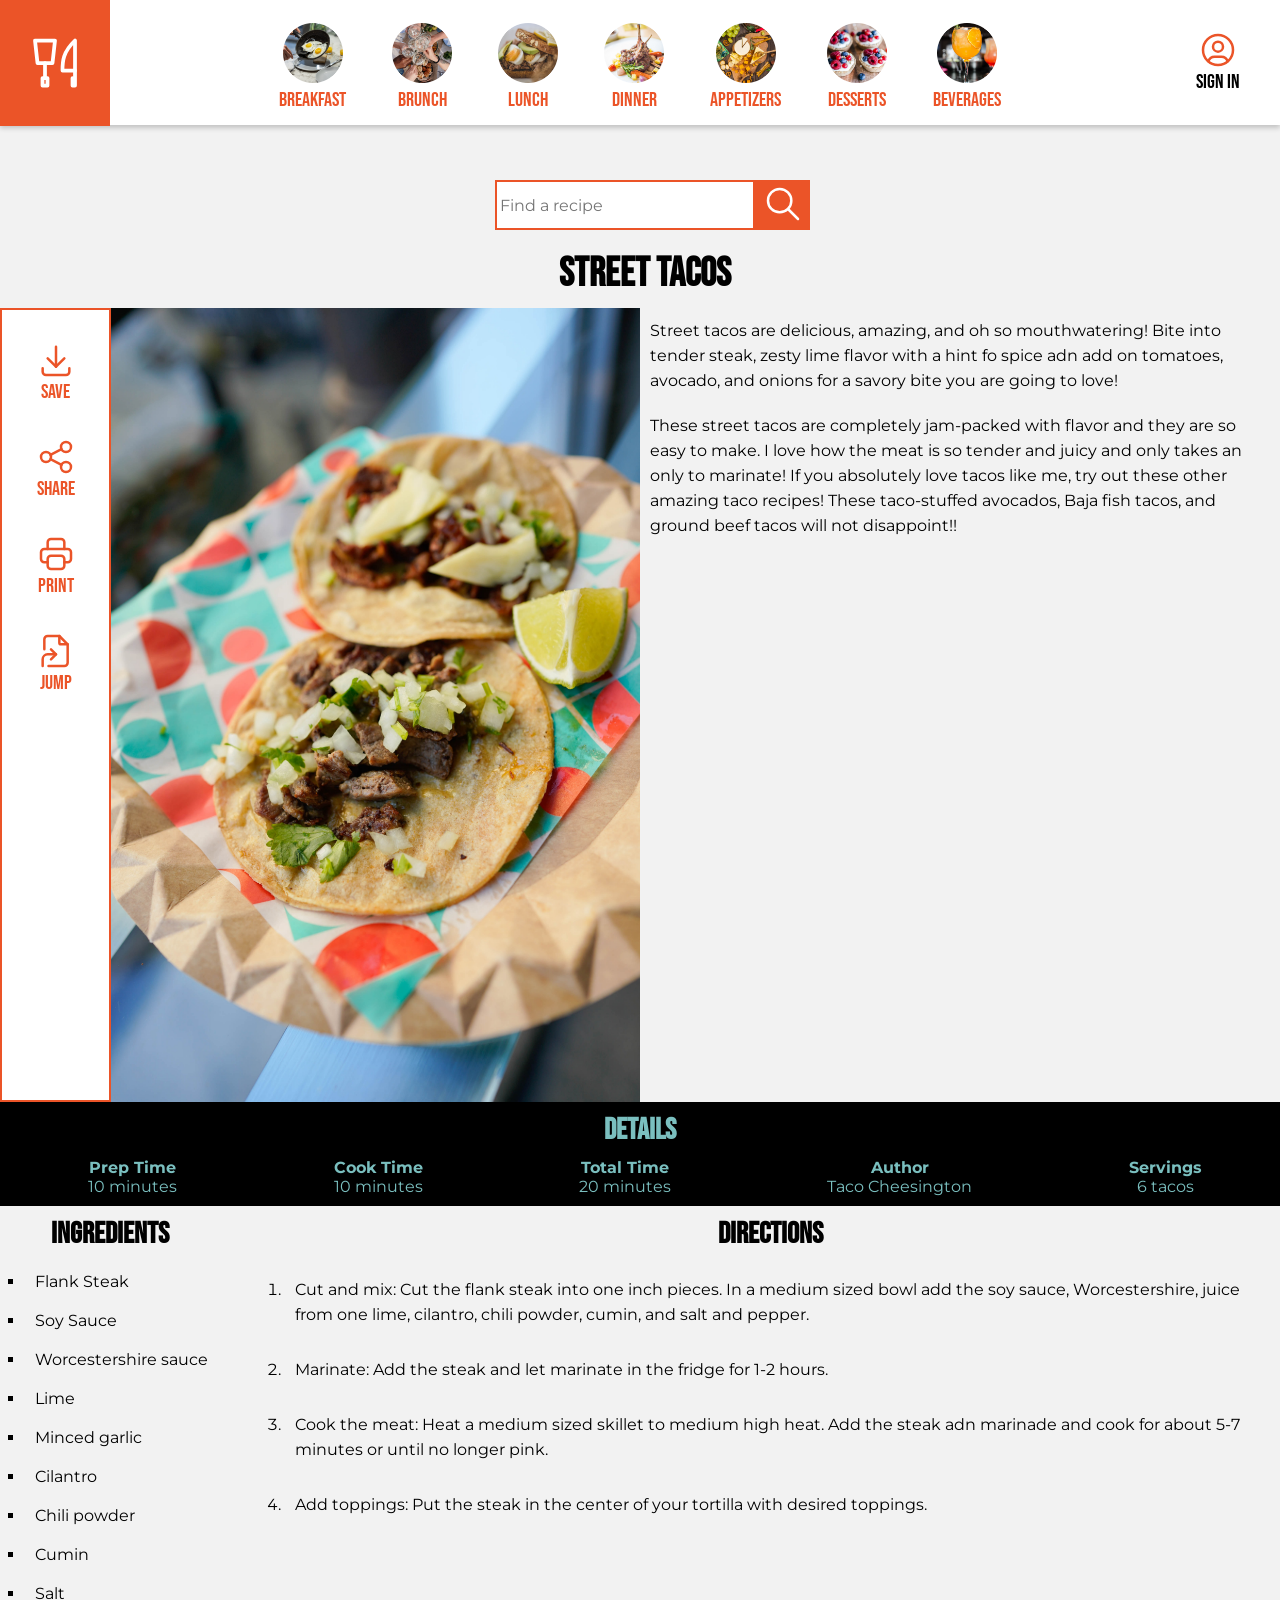
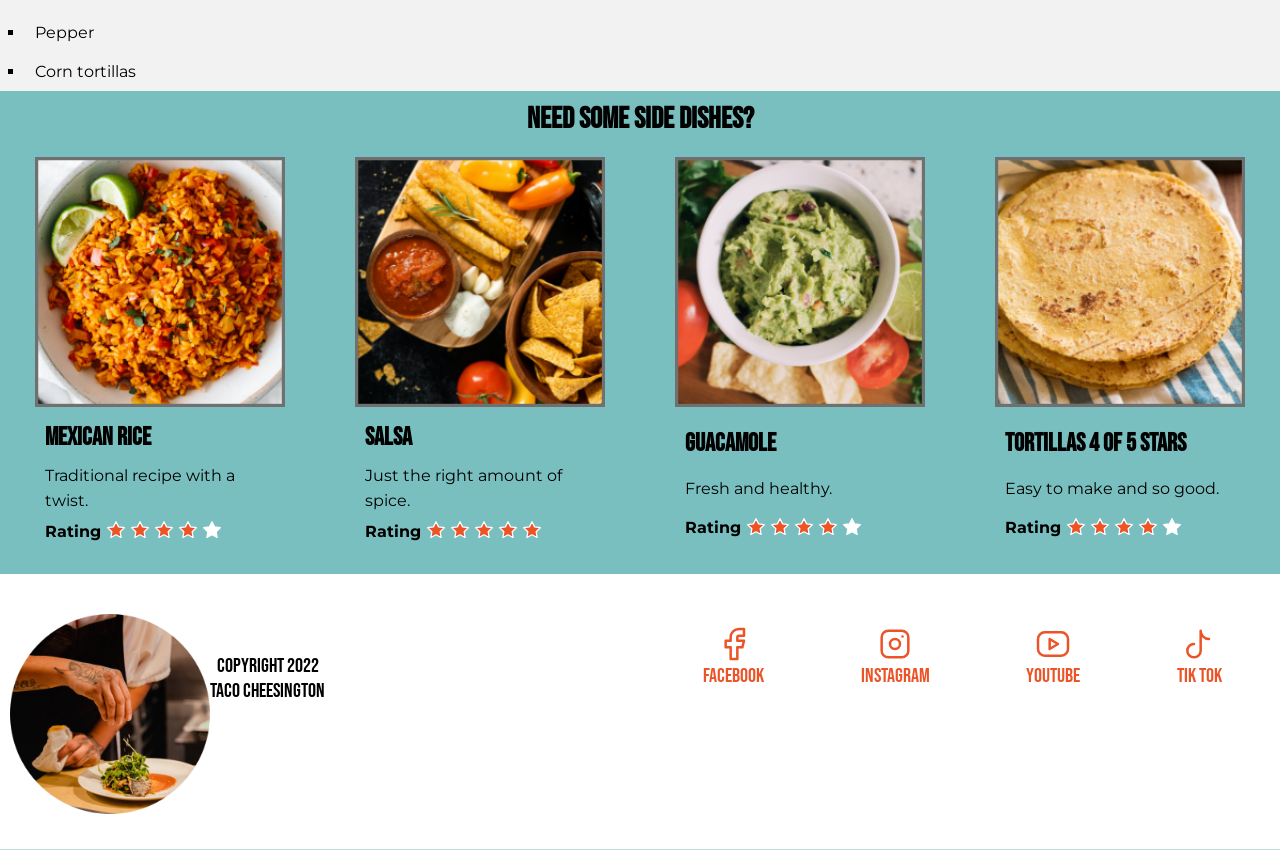
<file: index.html>
<!DOCTYPE html>
<html lang="en">

<head>
    <meta charset="UTF-8">
    <meta name="viewport" content="width=device-width, initial-scale=1.0">
    <link rel="preconnect" href="https://fonts.googleapis.com">
    <link rel="preconnect" href="https://fonts.gstatic.com" crossorigin>
    <link
        href="https://fonts.googleapis.com/css2?family=Bebas+Neue&family=Montserrat:ital,wght@0,400;0,700;1,400&display=swap"
        rel="stylesheet">
    <link rel="stylesheet" href="style.css">
    <title>Good Eats - Street Tacos</title>
</head>

<body>
    <!-- reuse star icon -->
    <svg display="none" width="0" height="0" xmlns="http://www.w3.org/2000/svg"
        class="icon icon-tabler icon-tabler-star">
        <defs>
            <symbol id="star-icon" viewbox="0 0 24 24">
                <title>star</title>
                <path stroke="none" d="M0 0h24v24H0z" fill="none" />
                <path
                    d="M12 17.75l-6.172 3.245l1.179 -6.873l-5 -4.867l6.9 -1l3.086 -6.253l3.086 6.253l6.9 1l-5 4.867l1.179 6.873z" />
            </symbol>
        </defs>
    </svg>
    <header>
        <h1>Street Tacos</h1>
        <div>
            <menu>
                <li>
                    <a href="#0">
                        <span>Save</span>
                        <svg xmlns="http://www.w3.org/2000/svg" class="icon icon-tabler icon-tabler-download" width="40"
                            height="40" viewBox="0 0 24 24" stroke-width="1.5" stroke="#EB5428" fill="none"
                            stroke-linecap="round" stroke-linejoin="round">
                            <path stroke="none" d="M0 0h24v24H0z" fill="none" />
                            <path d="M4 17v2a2 2 0 0 0 2 2h12a2 2 0 0 0 2 -2v-2" />
                            <polyline points="7 11 12 16 17 11" />
                            <line x1="12" y1="4" x2="12" y2="16" />
                        </svg>
                    </a>
                </li>
                <li>
                    <a href="#social">
                        <span>Share</span>
                        <svg xmlns="http://www.w3.org/2000/svg" class="icon icon-tabler icon-tabler-share" width="40"
                            height="40" viewBox="0 0 24 24" stroke-width="1.5" stroke="#EB5428" fill="none"
                            stroke-linecap="round" stroke-linejoin="round">
                            <path stroke="none" d="M0 0h24v24H0z" fill="none" />
                            <circle cx="6" cy="12" r="3" />
                            <circle cx="18" cy="6" r="3" />
                            <circle cx="18" cy="18" r="3" />
                            <line x1="8.7" y1="10.7" x2="15.3" y2="7.3" />
                            <line x1="8.7" y1="13.3" x2="15.3" y2="16.7" />
                        </svg>
                    </a>
                </li>
                <li>
                    <a href="#0">
                        <span>Print</span>
                        <svg xmlns="http://www.w3.org/2000/svg" class="icon icon-tabler icon-tabler-printer" width="40"
                            height="40" viewBox="0 0 24 24" stroke-width="1.5" stroke="#EB5428" fill="none"
                            stroke-linecap="round" stroke-linejoin="round">
                            <path stroke="none" d="M0 0h24v24H0z" fill="none" />
                            <path d="M17 17h2a2 2 0 0 0 2 -2v-4a2 2 0 0 0 -2 -2h-14a2 2 0 0 0 -2 2v4a2 2 0 0 0 2 2h2" />
                            <path d="M17 9v-4a2 2 0 0 0 -2 -2h-6a2 2 0 0 0 -2 2v4" />
                            <rect x="7" y="13" width="10" height="8" rx="2" />
                        </svg>
                    </a>
                </li>
                <li>
                    <a href="#recipe">
                        <span>Jump <span id="to-recipe">to Recipe</span></span>
                        <svg xmlns="http://www.w3.org/2000/svg" class="icon icon-tabler icon-tabler-file-symlink"
                            width="40" height="40" viewBox="0 0 24 24" stroke-width="1.5" stroke="#EB5428" fill="none"
                            stroke-linecap="round" stroke-linejoin="round">
                            <path stroke="none" d="M0 0h24v24H0z" fill="none" />
                            <path d="M4 21v-4a3 3 0 0 1 3 -3h5" />
                            <path d="M9 17l3 -3l-3 -3" />
                            <path d="M14 3v4a1 1 0 0 0 1 1h4" />
                            <path d="M5 11v-6a2 2 0 0 1 2 -2h7l5 5v11a2 2 0 0 1 -2 2h-9.5" />
                        </svg>
                    </a>
                </li>
            </menu>
            <img src="images/street-tacos.png"
                alt="Two street tacos with beef, cilantro, and onion on top of orange, teal, and white patterned paper and a lime wedge to the side">
        </div>
        <div>
            <p>Street tacos are delicious, amazing, and oh so mouthwatering! Bite into tender steak, zesty lime flavor
                with
                a hint fo spice adn add on tomatoes, avocado, and onions for a savory bite you are going to love!</p>
            <p>These street tacos are completely jam-packed with flavor and they are so easy to make. I love how the
                meat is
                so tender and juicy and only takes an only to marinate! If you absolutely love tacos like me, try out
                these
                other amazing taco recipes! These taco-stuffed avocados, Baja fish tacos, and ground beef tacos will not
                disappoint!!</p>
        </div>
    </header>
    <main id="recipe">
        <section>
            <h2>Details</h2>
            <dl>
                <div>
                    <dt>Prep Time</dt>
                    <dd>10 minutes</dd>
                </div>
                <div>
                    <dt>Cook Time</dt>
                    <dd>10 minutes</dd>
                </div>
                <div>
                    <dt>Total Time</dt>
                    <dd>20 minutes</dd>
                </div>
                <div>
                    <dt>Author</dt>
                    <dd>Taco Cheesington</dd>
                </div>
                <div>
                    <dt>Servings</dt>
                    <dd>6 tacos</dd>
                </div>
            </dl>
        </section>
        <section>
            <h2>Ingredients</h2>
            <ul>
                <li>Flank Steak</li>
                <li>Soy Sauce</li>
                <li>Worcestershire sauce</li>
                <li>Lime</li>
                <li>Minced garlic</li>
                <li>Cilantro</li>
                <li>Chili powder</li>
                <li>Cumin</li>
                <li>Salt</li>
                <li>Pepper</li>
                <li>Corn tortillas</li>
            </ul>
        </section>
        <section>
            <h2>Directions</h2>
            <ol>
                <li>Cut and mix: Cut the flank steak into one inch pieces. In a medium sized bowl add the soy sauce,
                    Worcestershire, juice from one lime, cilantro, chili powder, cumin, and salt and pepper. </li>
                <li>Marinate: Add the steak and let marinate in the fridge for 1-2 hours.</li>
                <li>Cook the meat: Heat a medium sized skillet to medium high heat. Add the steak adn marinade and cook
                    for about 5-7 minutes or until no longer pink.</li>
                <li>Add toppings: Put the steak in the center of your tortilla with desired toppings.</li>
            </ol>
        </section>
    </main>
    <aside>
        <h2>Need some side dishes?</h2>
        <section>
            <h3>Mexican Rice</h3>
            <img src="images/mexican-rice.png"
                alt="White bowl full of mexican rice and two lime slices near the side of the bowl">
            <p>Traditional recipe with a twist.</p>
            <dl>
                <dt>Rating <span>4 of 5 stars</span></dt>
                <dd>
                    <svg class="icon icon-tabler icon-tabler-star">
                        <use xlink:href="#star-icon" />
                    </svg>
                    <svg class="icon icon-tabler icon-tabler-star">
                        <use xlink:href="#star-icon" />
                    </svg>
                    <svg class="icon icon-tabler icon-tabler-star">
                        <use xlink:href="#star-icon" />
                    </svg>
                    <svg class="icon icon-tabler icon-tabler-star">
                        <use xlink:href="#star-icon" />
                    </svg>
                    <svg class="icon icon-tabler icon-tabler-star">
                        <use xlink:href="#star-icon" />
                    </svg>
                </dd>
            </dl>
        </section>
        <section>
            <h3>Salsa</h3>
            <img src="images/salsa.png"
                alt="A wooden cutting board with salsa in a small bowl, onions, peppers, and other ingredients. A wooden bowl off the right full of tortilla chips">
            <p>Just the right amount of spice. </p>
            <dl>
                <dt>Rating <span>5 of 5 stars</span></dt>
                <dd>
                    <svg class="icon icon-tabler icon-tabler-star">
                        <use xlink:href="#star-icon" />
                    </svg>
                    <svg class="icon icon-tabler icon-tabler-star">
                        <use xlink:href="#star-icon" />
                    </svg>
                    <svg class="icon icon-tabler icon-tabler-star">
                        <use xlink:href="#star-icon" />
                    </svg>
                    <svg class="icon icon-tabler icon-tabler-star">
                        <use xlink:href="#star-icon" />
                    </svg>
                    <svg class="icon icon-tabler icon-tabler-star">
                        <use xlink:href="#star-icon" />
                    </svg>
                </dd>
            </dl>
        </section>
        <section>
            <h3>Guacamole</h3>
            <img src="images/guacamole.png"
                alt="White bowl in the center full of guacamole and ingredients laid on the surface around the bowl">
            <p>Fresh and healthy.</p>
            <dl>
                <dt>Rating <span>4 of 5 stars</span></dt>
                <dd>
                    <svg class="icon icon-tabler icon-tabler-star">
                        <use xlink:href="#star-icon" />
                    </svg>
                    <svg class="icon icon-tabler icon-tabler-star">
                        <use xlink:href="#star-icon" />
                    </svg>
                    <svg class="icon icon-tabler icon-tabler-star">
                        <use xlink:href="#star-icon" />
                    </svg>
                    <svg class="icon icon-tabler icon-tabler-star">
                        <use xlink:href="#star-icon" />
                    </svg>
                    <svg class="icon icon-tabler icon-tabler-star">
                        <use xlink:href="#star-icon" />
                    </svg>
                </dd>
            </dl>
        </section>
        <section>
            <h3>Tortillas <span>4 of 5 stars</span></h3>
            <img src="images/tortillas.png"
                alt="Stack of tortillas with a white and blue striped cloth underneath them">
            <p>Easy to make and so good.</p>
            <dl>
                <dt>Rating</dt>
                <dd>
                    <svg class="icon icon-tabler icon-tabler-star">
                        <use xlink:href="#star-icon" />
                    </svg>
                    <svg class="icon icon-tabler icon-tabler-star">
                        <use xlink:href="#star-icon" />
                    </svg>
                    <svg class="icon icon-tabler icon-tabler-star">
                        <use xlink:href="#star-icon" />
                    </svg>
                    <svg class="icon icon-tabler icon-tabler-star">
                        <use xlink:href="#star-icon" />
                    </svg>
                    <svg class="icon icon-tabler icon-tabler-star">
                        <use xlink:href="#star-icon" />
                    </svg>
                </dd>
            </dl>
        </section>
    </aside>
    <nav>
        <div>
            <h2>Main Navigation</h2>
            <input type="checkbox" id="menu-btn">
            <label for="menu-btn"><span>Menu</span><svg xmlns="http://www.w3.org/2000/svg" width="40" height="40"
                    style="enable-background:new 0 0 40 40" xml:space="preserve">
                    <path
                        d="M36 17.6c.1 1.8.1 3.6.1 5.4.1 2.7 0 5.5-.9 8-.5 1.4-1.3 2.6-2.4 3.6-3.3 2.7-6 2.4-12.6 2.4-4.6 0-9.2.2-12.2-1.9-2.5-1.8-3.6-4.2-3.8-7.1-.2-3.6.1-7.2.1-10.8 0-2.6.6-5.1 1.9-7.4 2.5-4.5 7.3-7.5 12.4-8 .4-.1.9-.1 1.4-.1 5.2 0 10.1 2.6 13 6.8 1 1.5 1.8 3.1 2.3 4.9.4 1.3.6 2.7.7 4.2z"
                        style="fill:none;stroke:#eb5428;stroke-width:2;stroke-miterlimit:10" />
                    <path
                        d="M36.1 22.6c0 .5-.1 1-.5 1.4-.5.7-1.4 1.2-2.6 1.3-2.8.2-5.8.1-8.6.1h-12c-1.3 0-2.6 0-3.8-.1-1.1 0-2.4 0-3.3-.6-.8-.6-1.2-1.4-1.2-2.2 0-.9.3-1.8 1.5-2.3.9-.4 2-.5 3.1-.5 1.4 0 2.8-.1 4.3-.1h14.5c1.2 0 2.3 0 3.5.1 1.7.1 3.3-.1 4.4 1 .3.6.7 1.3.7 1.9z"
                        style="fill:none;stroke:#fff;stroke-width:2.0832;stroke-miterlimit:10" />
                    <path
                        d="M38.5 22.6c0 .9-.2 1.7-.5 2.5-.6 1.3-1.7 2.1-3 2.2-3.3.3-6.7.2-9.9.2H11.2c-1.5 0-3-.1-4.4-.1-1.3-.1-2.8 0-3.8-1-.9-1-1.3-2.5-1.3-3.8 0-1.6.3-3.1 1.7-4 1-.7 2.3-.8 3.5-.8 1.6-.1 3.3-.1 4.9-.1H28.5c1.3 0 2.7 0 4 .1 2 .1 3.8-.1 5.1 1.7.5.9.9 2 .9 3.1z"
                        style="fill:none;stroke:#eb5428;stroke-width:2.9408;stroke-miterlimit:10" />
                </svg></label>
            <ul>
                <li>
                    <a href="#">
                        <span>Home</span>
                        <svg xmlns="http://www.w3.org/2000/svg" class="icon icon-tabler icon-tabler-tools-kitchen"
                            width="60" height="60" viewBox="0 0 24 24" stroke-width="1.5" stroke="#ffffff" fill="none"
                            stroke-linecap="round" stroke-linejoin="round">
                            <path stroke="none" d="M0 0h24v24H0z" fill="none" />
                            <path d="M4 3h8l-1 9h-6z" />
                            <path d="M7 18h2v3h-2z" />
                            <path d="M20 3v12h-5c-.023 -3.681 .184 -7.406 5 -12z" />
                            <path d="M20 15v6h-1v-3" />
                            <line x1="8" y1="12" x2="8" y2="18" />
                        </svg>
                    </a>
                </li>
                <li><a href="#0">Breakfast<img src="images/breakfast.png"
                            alt="Close up of hands tilting a skillet with two fried eggs onto a white plate that is sitting on a white marble counter with other plates and glasses around"></a>
                </li>
                <li><a href="#0">Brunch<img src="images/brunch.png"
                            alt="Above view of 6 people clanking their glasses in a circle with some food under them"></a>
                </li>
                <li><a href="#0">Lunch<img src="images/lunch.png"
                            alt="A sandwich with slices of avocado and boiled egg and two thin lemon slices on top of the bread"></a>
                </li>
                <li><a href="#0">Dinner<img src="images/dinner.png"
                            alt="Close up of a fancy plate of food with lamb in the center and some colorful vegetables underneath it"></a>
                </li>
                <li><a href="#0">Appetizers<img src="images/appetizers.png"
                            alt="Above view of a counter full of appetizers and snacks with a cutting board in the center. Wheel of cheese and other cheeses on top of the cutting board and crackers, grapes, and pretzels scattered around"></a>
                </li>
                <li><a href="#0">Desserts<img src="images/desserts.png"
                            alt="Close up of 4 small pastries that are shaped like a cup with white frosting and topped with blueberries and raspberries and sitting on top of a wooden surface"></a>
                </li>
                <li><a href="#0">Beverages<img src="images/beverages.png"
                            alt="Close up side view of a wine glass with an orange drink, garnish, and an orange slice inside"></a>
                </li>
                <li>
                    <a href="#0">
                        <span>Sign in<span>/up</span></span>
                        <svg xmlns="http://www.w3.org/2000/svg" class="icon icon-tabler icon-tabler-user-circle"
                            width="40" height="40" viewBox="0 0 24 24" stroke-width="1.5" stroke="#eb5428" fill="none"
                            stroke-linecap="round" stroke-linejoin="round">
                            <path stroke="none" d="M0 0h24v24H0z" fill="none" />
                            <circle cx="12" cy="12" r="9" />
                            <circle cx="12" cy="10" r="3" />
                            <path d="M6.168 18.849a4 4 0 0 1 3.832 -2.849h4a4 4 0 0 1 3.834 2.855" />
                        </svg>
                    </a>
                </li>
            </ul>
        </div>
        <!-- switch to a section with h3 of 'Search'? -->
        <div>
            <label for="search">Search</label>
            <input type="search" id="search" name="search" placeholder="Find a recipe">
            <button>
                <svg xmlns="http://www.w3.org/2000/svg" class="icon icon-tabler icon-tabler-search" width="40"
                    height="40" viewBox="0 0 24 24" stroke-width="1.5" stroke="#ffffff" fill="none"
                    stroke-linecap="round" stroke-linejoin="round">
                    <path stroke="none" d="M0 0h24v24H0z" fill="none" />
                    <circle cx="10" cy="10" r="7" />
                    <line x1="21" y1="21" x2="15" y2="15" />
                </svg>
            </button>
        </div>
    </nav>
    <footer>
        <section>
            <h2>Connect</h2>
            <section>
                <h3>Social Media Link</h3>
                <menu id="social">
                    <li>
                        <a href="#0">
                            <span>Facebook</span>
                            <svg xmlns="http://www.w3.org/2000/svg" class="icon icon-tabler icon-tabler-brand-facebook"
                                width="40" height="40" viewBox="0 0 24 24" stroke-width="1.5" stroke="#EB5428"
                                fill="none" stroke-linecap="round" stroke-linejoin="round">
                                <path stroke="none" d="M0 0h24v24H0z" fill="none" />
                                <path d="M7 10v4h3v7h4v-7h3l1 -4h-4v-2a1 1 0 0 1 1 -1h3v-4h-3a5 5 0 0 0 -5 5v2h-3" />
                            </svg>
                        </a>
                    </li>
                    <li>
                        <a href="#0">
                            <span>Instagram</span>
                            <svg xmlns="http://www.w3.org/2000/svg" class="icon icon-tabler icon-tabler-brand-instagram"
                                width="40" height="40" viewBox="0 0 24 24" stroke-width="1.5" stroke="#EB5428"
                                fill="none" stroke-linecap="round" stroke-linejoin="round">
                                <path stroke="none" d="M0 0h24v24H0z" fill="none" />
                                <rect x="4" y="4" width="16" height="16" rx="4" />
                                <circle cx="12" cy="12" r="3" />
                                <line x1="16.5" y1="7.5" x2="16.5" y2="7.501" />
                            </svg>
                        </a>
                    </li>
                    <li>
                        <a href="#0">
                            <span>YouTube</span>
                            <svg xmlns="http://www.w3.org/2000/svg" class="icon icon-tabler icon-tabler-brand-youtube"
                                width="40" height="40" viewBox="0 0 24 24" stroke-width="1.5" stroke="#EB5428"
                                fill="none" stroke-linecap="round" stroke-linejoin="round">
                                <path stroke="none" d="M0 0h24v24H0z" fill="none" />
                                <rect x="3" y="5" width="18" height="14" rx="4" />
                                <path d="M10 9l5 3l-5 3z" />
                            </svg>
                        </a>
                    </li>
                    <li>
                        <a href="#0">
                            <span>Tik Tok</span>
                            <svg xmlns="http://www.w3.org/2000/svg" class="icon icon-tabler icon-tabler-brand-tiktok"
                                width="40" height="40" viewBox="0 0 24 24" stroke-width="1.5" stroke="#EB5428"
                                fill="none" stroke-linecap="round" stroke-linejoin="round">
                                <path stroke="none" d="M0 0h24v24H0z" fill="none" />
                                <path d="M9 12a4 4 0 1 0 4 4v-12a5 5 0 0 0 5 5" />
                            </svg>
                        </a>
                    </li>
                </menu>
            </section>
            <section>
                <h3>Good Eats</h3>
                <p><small>Copyright 2022<br>Taco Cheesington</small></p>
                <img src="images/taco-cheesington.png"
                    alt="Close up of a chef's hand sprinkling some garnish on a fancy dish">
            </section>
        </section>
    </footer>
</body>

</html>
</file>
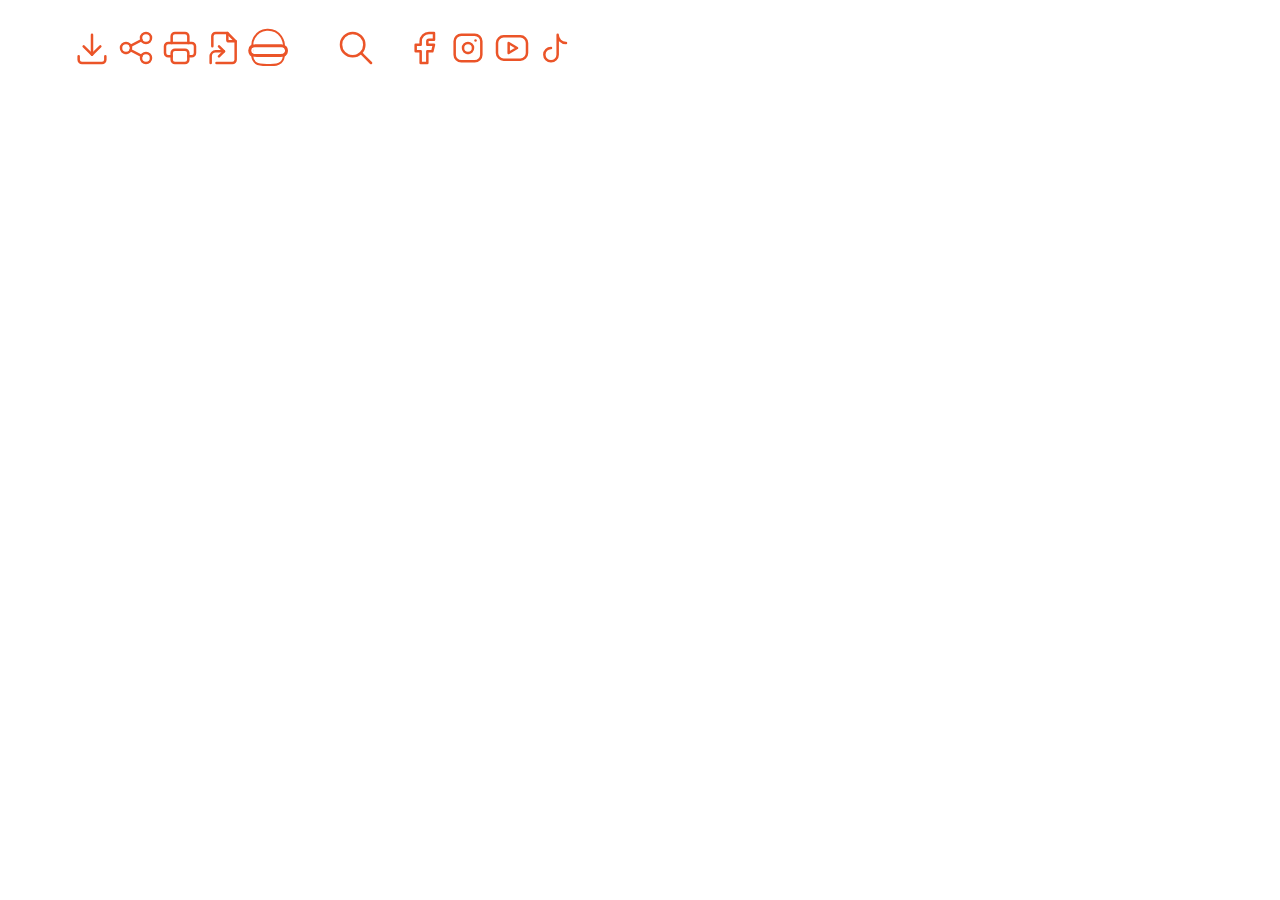
<file: svgs.html>
<!DOCTYPE html>
<html lang="en">
<head>
    <meta charset="UTF-8">
    <meta http-equiv="X-UA-Compatible" content="IE=edge">
    <meta name="viewport" content="width=device-width, initial-scale=1.0">
    <title>SVGs</title>
</head>
<body>
    <!--logo-->
    <svg xmlns="http://www.w3.org/2000/svg" class="icon icon-tabler icon-tabler-tools-kitchen" width="60" height="60" viewBox="0 0 24 24" stroke-width="1.5" stroke="#ffffff" fill="none" stroke-linecap="round" stroke-linejoin="round">
        <path stroke="none" d="M0 0h24v24H0z" fill="none"/>
        <path d="M4 3h8l-1 9h-6z" />
        <path d="M7 18h2v3h-2z" />
        <path d="M20 3v12h-5c-.023 -3.681 .184 -7.406 5 -12z" />
        <path d="M20 15v6h-1v-3" />
        <line x1="8" y1="12" x2="8" y2="18" />
      </svg>
    <!--save-->
    <svg xmlns="http://www.w3.org/2000/svg" class="icon icon-tabler icon-tabler-download" width="40" height="40" viewBox="0 0 24 24" stroke-width="1.5" stroke="#EB5428" fill="none" stroke-linecap="round" stroke-linejoin="round">
        <path stroke="none" d="M0 0h24v24H0z" fill="none"/>
        <path d="M4 17v2a2 2 0 0 0 2 2h12a2 2 0 0 0 2 -2v-2" />
        <polyline points="7 11 12 16 17 11" />
        <line x1="12" y1="4" x2="12" y2="16" />
      </svg>
    <!--share-->
    <svg xmlns="http://www.w3.org/2000/svg" class="icon icon-tabler icon-tabler-share" width="40" height="40" viewBox="0 0 24 24" stroke-width="1.5" stroke="#EB5428" fill="none" stroke-linecap="round" stroke-linejoin="round">
        <path stroke="none" d="M0 0h24v24H0z" fill="none"/>
        <circle cx="6" cy="12" r="3" />
        <circle cx="18" cy="6" r="3" />
        <circle cx="18" cy="18" r="3" />
        <line x1="8.7" y1="10.7" x2="15.3" y2="7.3" />
        <line x1="8.7" y1="13.3" x2="15.3" y2="16.7" />
      </svg>
    <!--print-->
    <svg xmlns="http://www.w3.org/2000/svg" class="icon icon-tabler icon-tabler-printer" width="40" height="40" viewBox="0 0 24 24" stroke-width="1.5" stroke="#EB5428" fill="none" stroke-linecap="round" stroke-linejoin="round">
        <path stroke="none" d="M0 0h24v24H0z" fill="none"/>
        <path d="M17 17h2a2 2 0 0 0 2 -2v-4a2 2 0 0 0 -2 -2h-14a2 2 0 0 0 -2 2v4a2 2 0 0 0 2 2h2" />
        <path d="M17 9v-4a2 2 0 0 0 -2 -2h-6a2 2 0 0 0 -2 2v4" />
        <rect x="7" y="13" width="10" height="8" rx="2" />
      </svg>
    <!--jump-->
    <svg xmlns="http://www.w3.org/2000/svg" class="icon icon-tabler icon-tabler-file-symlink" width="40" height="40" viewBox="0 0 24 24" stroke-width="1.5" stroke="#EB5428" fill="none" stroke-linecap="round" stroke-linejoin="round">
        <path stroke="none" d="M0 0h24v24H0z" fill="none"/>
        <path d="M4 21v-4a3 3 0 0 1 3 -3h5" />
        <path d="M9 17l3 -3l-3 -3" />
        <path d="M14 3v4a1 1 0 0 0 1 1h4" />
        <path d="M5 11v-6a2 2 0 0 1 2 -2h7l5 5v11a2 2 0 0 1 -2 2h-9.5" />
      </svg>
    <!--hamburger-->
    <svg xmlns="http://www.w3.org/2000/svg" width="40" height="40" style="enable-background:new 0 0 40 40" xml:space="preserve">
        <path d="M36 17.6c.1 1.8.1 3.6.1 5.4.1 2.7 0 5.5-.9 8-.5 1.4-1.3 2.6-2.4 3.6-3.3 2.7-6 2.4-12.6 2.4-4.6 0-9.2.2-12.2-1.9-2.5-1.8-3.6-4.2-3.8-7.1-.2-3.6.1-7.2.1-10.8 0-2.6.6-5.1 1.9-7.4 2.5-4.5 7.3-7.5 12.4-8 .4-.1.9-.1 1.4-.1 5.2 0 10.1 2.6 13 6.8 1 1.5 1.8 3.1 2.3 4.9.4 1.3.6 2.7.7 4.2z" style="fill:none;stroke:#eb5428;stroke-width:2;stroke-miterlimit:10"/>
        <path d="M36.1 22.6c0 .5-.1 1-.5 1.4-.5.7-1.4 1.2-2.6 1.3-2.8.2-5.8.1-8.6.1h-12c-1.3 0-2.6 0-3.8-.1-1.1 0-2.4 0-3.3-.6-.8-.6-1.2-1.4-1.2-2.2 0-.9.3-1.8 1.5-2.3.9-.4 2-.5 3.1-.5 1.4 0 2.8-.1 4.3-.1h14.5c1.2 0 2.3 0 3.5.1 1.7.1 3.3-.1 4.4 1 .3.6.7 1.3.7 1.9z" style="fill:none;stroke:#fff;stroke-width:2.0832;stroke-miterlimit:10"/>
        <path d="M38.5 22.6c0 .9-.2 1.7-.5 2.5-.6 1.3-1.7 2.1-3 2.2-3.3.3-6.7.2-9.9.2H11.2c-1.5 0-3-.1-4.4-.1-1.3-.1-2.8 0-3.8-1-.9-1-1.3-2.5-1.3-3.8 0-1.6.3-3.1 1.7-4 1-.7 2.3-.8 3.5-.8 1.6-.1 3.3-.1 4.9-.1H28.5c1.3 0 2.7 0 4 .1 2 .1 3.8-.1 5.1 1.7.5.9.9 2 .9 3.1z" style="fill:none;stroke:#eb5428;stroke-width:2.9408;stroke-miterlimit:10"/>
      </svg>
    <!--avatar-->
    <svg xmlns="http://www.w3.org/2000/svg" class="icon icon-tabler icon-tabler-user-circle" width="40" height="40" viewBox="0 0 24 24" stroke-width="1.5" stroke="#ffffff" fill="none" stroke-linecap="round" stroke-linejoin="round">
        <path stroke="none" d="M0 0h24v24H0z" fill="none"/>
        <circle cx="12" cy="12" r="9" />
        <circle cx="12" cy="10" r="3" />
        <path d="M6.168 18.849a4 4 0 0 1 3.832 -2.849h4a4 4 0 0 1 3.834 2.855" />
      </svg>
    <!--search-->
    <svg xmlns="http://www.w3.org/2000/svg" class="icon icon-tabler icon-tabler-search" width="40" height="40" viewBox="0 0 24 24" stroke-width="1.5" stroke="#EB5428" fill="none" stroke-linecap="round" stroke-linejoin="round">
        <path stroke="none" d="M0 0h24v24H0z" fill="none"/>
        <circle cx="10" cy="10" r="7" />
        <line x1="21" y1="21" x2="15" y2="15" />
    </svg>
    <!--star-->
    <svg xmlns="http://www.w3.org/2000/svg" class="icon icon-tabler icon-tabler-star" width="20" height="20" viewBox="0 0 24 24" stroke-width="1.5" stroke="#ffffff" fill="#ffffff" stroke-linecap="round" stroke-linejoin="round">
      <path stroke="none" d="M0 0h24v24H0z" fill="none"/>
      <path d="M12 17.75l-6.172 3.245l1.179 -6.873l-5 -4.867l6.9 -1l3.086 -6.253l3.086 6.253l6.9 1l-5 4.867l1.179 6.873z" />
    </svg>
    <!--facebook-->
    <svg xmlns="http://www.w3.org/2000/svg" class="icon icon-tabler icon-tabler-brand-facebook" width="40" height="40" viewBox="0 0 24 24" stroke-width="1.5" stroke="#EB5428" fill="none" stroke-linecap="round" stroke-linejoin="round">
        <path stroke="none" d="M0 0h24v24H0z" fill="none"/>
        <path d="M7 10v4h3v7h4v-7h3l1 -4h-4v-2a1 1 0 0 1 1 -1h3v-4h-3a5 5 0 0 0 -5 5v2h-3" />
      </svg>
    <!--instagram-->
    <svg xmlns="http://www.w3.org/2000/svg" class="icon icon-tabler icon-tabler-brand-instagram" width="40" height="40" viewBox="0 0 24 24" stroke-width="1.5" stroke="#EB5428" fill="none" stroke-linecap="round" stroke-linejoin="round">
        <path stroke="none" d="M0 0h24v24H0z" fill="none"/>
        <rect x="4" y="4" width="16" height="16" rx="4" />
        <circle cx="12" cy="12" r="3" />
        <line x1="16.5" y1="7.5" x2="16.5" y2="7.501" />
      </svg>
    <!--youtube-->
    <svg xmlns="http://www.w3.org/2000/svg" class="icon icon-tabler icon-tabler-brand-youtube" width="40" height="40" viewBox="0 0 24 24" stroke-width="1.5" stroke="#EB5428" fill="none" stroke-linecap="round" stroke-linejoin="round">
        <path stroke="none" d="M0 0h24v24H0z" fill="none"/>
        <rect x="3" y="5" width="18" height="14" rx="4" />
        <path d="M10 9l5 3l-5 3z" />
      </svg>
    <!--tiktok-->
    <svg xmlns="http://www.w3.org/2000/svg" class="icon icon-tabler icon-tabler-brand-tiktok" width="40" height="40" viewBox="0 0 24 24" stroke-width="1.5" stroke="#EB5428" fill="none" stroke-linecap="round" stroke-linejoin="round">
        <path stroke="none" d="M0 0h24v24H0z" fill="none"/>
        <path d="M9 12a4 4 0 1 0 4 4v-12a5 5 0 0 0 5 5" />
      </svg>
</body>
</html>
</file>
<file: style.css>
:root {
    --dark-grey: #0d0d0d;
    --light-grey: #f2f2f2;
    --dark-teal: #7abfbf;
    --light-teal: rgba(122, 191, 191, .5);
    --orange: #eb5428;
    --sml-width: 414px;
    --med-width: 768px;
    --lg-width: 1280px;
}

/* ---- GLOBAL STYLES ---- */
* {
    margin: 0;
    padding: 0;
}

html {
    background-color: var(--light-teal);
    box-sizing: border-box;
}

body {
    margin: 0 auto;
    background-color: var(--light-grey);
    width: var(--sml-width);
    position: relative;
    display: grid;
    grid-template-columns: 1fr;
    grid-template-rows: repeat(5, auto);
}

h2 {
    font-family: 'Bebas Neue', sans-serif;
    font-size: 30px;
    text-align: center;
}

h3 {
    font-family: 'Bebas Neue', sans-serif;
    font-size: 25px;
}

nav a, nav span, menu li, #social li, small {
    font-family: 'Bebas Neue', sans-serif;
    font-size: 20px;
}

ul, menu {
    list-style: none;
}

a {
    text-decoration: none;
    color: var(--orange);
}

p, dd, dt, li, nav, input {
    font-family: Montserrat, sans-serif;
    font-size: 16px;
}

p, ol li {
    line-height: 25px;
}

dt {
    font-weight: 700;
}

menu {
    display: flex;
    justify-content: space-around;
    padding: 10px; 
}

/* Icons. image links, and footer copyright */
menu a, nav a, nav label:first-of-type,
footer section section:last-of-type {
    display: flex;
    flex-direction: column-reverse;
    align-items: center;
}   

nav a, menu a {
    border-bottom: 3px solid rgba(0, 0, 0, 0);
}

menu a:focus, nav a:focus {
    outline: none;
    border-bottom: 3px solid var(--orange);
}

menu a:hover, nav a:hover:not(nav li:first-of-type a), nav div:first-of-type label:hover {
    transform: translateY(-5px);
}

menu a:active, nav a:active {
    border-bottom: 3px solid var(--orange);
}


/* ---- HEADER STYLES ---- */
header {
    padding-top: 175px;
}

h1 {
    font-family: 'Bebas Neue', sans-serif;
    font-size: 40px;
    text-align: center;
    padding: 10px;
}

header img {
    width: 100%;
}

header p {
    padding: 10px;
}


/* ---- MAIN STYLES ---- */
main {
    scroll-margin-top: 80px;
}

main h2 {
    padding: 10px 0;
}


/* START DETAILS SECTION STYLES */
main dl {
    padding: 0 10px;
}

main dl div {
    display: flex;
}

main dd {
    padding: 0 0 5px 10px;
}
/* END DETAILS SECTION STYLES */


/* START INGREDIENTS AND DIRECTIONS SECTION STYLES */
main section ul, main section ol {
    padding-left: 25px;
}

main section li {
    padding: 10px;
}

main section:nth-of-type(2) ul {
    list-style: square;
}
/* END INGREDIENTS AND DIRECTIONS SECTION STYLES */


/* ---- ASIDE STYLES ---- */
aside {
    background-color: var(--dark-teal);
    padding: 10px 10px 0 10px;
}

aside section {
    display: grid;
    grid-template-columns: 120px 1fr;
    grid-template-rows: repeat(3, auto);
    margin: 30px 0;
}

aside section:last-of-type {
    margin-bottom: 0;
}

aside img {
    width: 100px;
    grid-row: 1 / -1;
}

aside p {
    padding: 10px 0 5px 0;
}

aside dt span {
    visibility: hidden;
    height: 0;
    position: absolute;
}

.icon-tabler-star {
    width: 20px;
    height: 20px;
    stroke-width: 1.5px;
    stroke: white;
    fill: var(--orange);
    stroke-linecap: round;
    stroke-linejoin: round;
    margin-left: -10px;
    padding: 2px 5px 0;
}

/* selects all last stars except the 5th star in the second recipe */
.icon-tabler-star:last-of-type:not(aside section:nth-of-type(2) .icon-tabler-star:last-of-type) {
    stroke: white;
    fill: white;
}


/* ---- NAV STYLES ---- */
nav {
    grid-row: 1 / 2;
    position: relative;
}

nav div:first-of-type {
    position: fixed;
    top: 0;
    width: var(--sml-width);
    box-shadow: 0px 3px 5px 0px rgba(0,0,0,0.2);
    background-color: white;
    z-index: 500;
}

nav h2 {
    visibility: hidden;
    height: 0;
}

nav div:first-of-type input {
    display: none;
}

nav ul {
    display: flex;
    flex-wrap: wrap;
    overflow: hidden;
    justify-content: space-around;
    max-height: 0;
    transition: max-height .3s ease-in-out;
    margin-top: 80px;
}

nav li {
    padding: 20px 20px 10px;
}

nav li img {
    width: 60px;
    padding-bottom: 5px;
}

nav li:first-of-type a {
    border-bottom: none;
}

/* Menu link */
nav label:first-of-type {
    grid-column: 1 / 2;
    cursor: pointer;
    position: absolute;
    top: 10px;
    left: 20px;
}

/* Home link` */
nav li:first-of-type {
    position: absolute;
    top: 0;
    padding: 0;
}

nav li:first-of-type span {
    visibility: hidden;
    height: 0;
}

nav li:first-of-type svg {
    stroke: white;
    background-color: var(--orange);
    padding: 10px 90px;
}

/* Sign in link */
nav li:last-of-type {
    position: absolute;
    top: 10px;
    right: 10px;
    padding: 0;
}

nav li:last-of-type span {
    color: black;
}

input:checked ~ ul {
    max-height: 250px;
}


/* START SEARCH BAR STYLES */
nav div:last-of-type {
    position: absolute;
    top: 115px;
    right: 50px;
    display: flex;
    align-items: center;
}

nav div:last-of-type label {
    visibility: hidden;
    height: 0;
}

nav div:last-of-type input {
   display: inline-block;
   border: 2px solid var(--orange);
   width: 260px;
   height: 50px;
   padding-left: 3px;
}

nav li:first-of-type a:focus, nav div:last-of-type button:focus {
    outline: 2px solid var(--dark-teal);
}

nav li:first-of-type a:active, nav div:last-of-type button:active {
    transform: scale(0.95);
}

nav div:last-of-type input:focus {
    outline: none;
    border: 2px solid var(--dark-teal);
}

nav div button {
    background-color: var(--orange);
    border: none;
    width: 55px;
    height: 50px;
    cursor: pointer;
}
/* END SEARCH BAR STYLES */


/* ---- FOOTER STYLES ---- */
footer {
    background-color: #fff;
}

footer h2, footer h3 {
    visibility: hidden;
    height: 0;
}

footer section:last-of-type img  {
    width: 200px;
}

footer p {
    text-align: center;
    padding-top: 20px;
}


/* ---- MEDIUM SCREEN STYLES ---- */
@media screen and (min-width: 768px) {
/* ---- GLOBAL STYLES ---- */
    body {
        width: var(--med-width);
    }

    nav div:first-of-type label,
    nav div:first-of-type input,
    #to-recipe,
    nav li:last-of-type span span {
        visibility: hidden;
        height: 0;
        position: absolute;
    }


/* ---- HEADER STYLES ---- */
    header {
        display: flex;
        flex-direction: column;
        padding-top: 0;
        margin-top: 210px;
    }

    h1 {
        align-self: flex-start;
        padding-left: 20px;
    }

    /* Menu links and image */
    header div:first-of-type {
        position: relative;
    }

    header menu {
        background-color: rgba(255,255,255,0.7);
        padding: 15px 0;
        position: absolute;
        width: var(--med-width);
    }


/* ---- MAIN STYLES ---- */
    main {
        display: grid;
        grid-template-columns: 220px repeat(3, 1fr);
        scroll-margin-top: 200px;
    }

    /* Details section */
    main section:nth-of-type(1) {
        grid-column: 1 / -1;
        justify-self: center;
    }

    main dl div {
        justify-content: space-evenly;
    }

    /* Ingredients section */
    main section:nth-of-type(2) {
        grid-row: 2 / 3;
    }

    /* Directions section */
    main section:nth-of-type(3) {
        grid-column: 2 / -1;
    }

    main section:nth-of-type(3) li {
        padding: 15px 10px;
    }


/* ---- ASIDE STYLES ---- */
    aside {
        display: grid;
        grid-template-columns: repeat(2, 1fr);
        padding-left: 0;
    }

    aside section, aside section:last-of-type {
        margin: 20px 0 30px;
    }

    aside h2 {
        grid-column: 1 / -1;
    }

    aside dl {
        display: flex;
        align-items: center;
    }

    aside dd {
        margin-left: 10px;
    }


/* ---- NAV STYLES ---- */
    nav {
        position: fixed;
    }

    nav ul {
        overflow: visible;
        width: var(--med-width);
        align-items: flex-end;
        flex-wrap: nowrap;
        margin-top: 200px;
    }

    /* Main navigation links */
    nav div:first-of-type {
        width: var(--med-width);
        position: relative;
    }

    /* Home link */
    nav li:first-of-type {
        left: 0;
    }

    nav li:first-of-type svg {
        padding: 10px;
    }

    /* Sign in link */
    nav li:last-of-type {
        top: 15px;
        right: 20px;
    }

    /* Search bar */
    nav div:last-of-type {
        position: absolute;
        top: 20px;
        right: 110px;
        z-index: 500;
    }


/* ---- FOOTER STYLES ---- */
    footer {
        padding: 40px 0 35px ;
    }

    footer > section {
        display: grid;
        grid-template-columns: repeat(2, 1fr);
    }

    /* Social media links */
    footer section section:first-of-type {
        grid-row: 1 / 2;
    }

    /* Copyright section */
    footer section section:last-of-type {
        grid-column: 1 / 2;
        grid-row: 1 / 2;
    }
}


/* ---- LARGE SCREEN STYLES ---- */
@media screen and (min-width: 1280px) {
    body {
        width: var(--lg-width);
    }


/* ---- HEADER STYLES ---- */
    header {
        display: grid;
        grid-template-columns: repeat(2, 1fr);
        margin-top: 240px;

    }

    header h1 {
        grid-column: 1 / -1;
    }

    header menu {
        width: 107px;
        height: 760px;
        background-color: white;
        border: 2px solid var(--orange);
        position: relative;
    }

    header menu a {
        margin: 0 20px;
    }

    /* Menu links and image */
    header div:first-of-type {
        grid-row: 2 / 3;
        display: grid;
        grid-template-columns: auto 1fr;
    }

    header menu {
        flex-direction: column;
        justify-content: flex-start;
    }

    header menu li {
        padding: 15px 0;
    }


/* ---- MAIN STYLES ---- */
    main {
        scroll-margin-top: 120px;
    }

    /* Details section */
    main section:first-of-type {
        background-color: black;
        color: var(--dark-teal);
        width: 100%;
    }

    main section:first-of-type dl {
        display: flex;
        padding: 0 0 10px 10px;
        justify-content: space-around;
    }

    main dl div {
        flex-direction: column;
        align-items: center;
    }

    main dd {
        padding: 0;
    }

    /* Directions section */
    main section:last-of-type {
        padding-left: 40px;
    }


/* ---- ASIDE STYLES ---- */
    aside {
        grid-template-columns: repeat(4, 1fr);
        padding-right: 0;
        justify-items: center;
    }

    aside section, aside section:last-of-type {
        grid-template-columns: 250px;
        margin-bottom: 0;
        padding-bottom: 30px;
    }

    aside :is(h3, dl, p) {
        padding-left: 10px;
    }

    aside h3 {
        padding-top: 15px;
    }

    aside img {
        grid-row: 1 / 2;
        width: 250px;
    }

    aside p {
        padding-right: 20px;
    }


/* ---- NAV STYLES ---- */
    nav {
        position: relative;
    }

    /* Main navigation links */
    nav div:first-of-type {
        width: var(--lg-width);
        height: 100px;
        padding: 15px 0 10px 0;
        position: fixed;
    }

    nav ul {
        margin: 110px auto 0;
    }

    /* Home link */
    nav li:first-of-type svg {
        padding: 33px 25px;
    }

    /* Sign in link */
    nav li:last-of-type {
        top: 30px;
        right: 40px;
    }

    /* Search bar */
    nav div:last-of-type {
        position: absolute;
        top: 180px;
        right: 470px;
        z-index: 200;
    }


/* ---- FOOTER STYLES ---- */
    footer {
        padding: 40px 0 35px 10px ;
    }

    footer section section:last-of-type {
        justify-self: start;
        flex-direction: row-reverse;
    }

    footer section section:last-of-type p {
        align-self: flex-start;
        margin-top: 20px;
    }
}


/* ---- PRINTER STYLES ---- */
@media print {
/* ---- GLOBAL STYLES ---- */
    html, body, aside {
        background-color: white;
    }

    body {
        width: fit-content;
        margin: 0.5in;
    }

    h1, h2, h3, dd, dt, small,li, p {
        font-family: Georgia, 'Times New Roman', Times, serif;
    }

    h1 {
        font-size: 1.8em;
    }

    h2 {
        font-size: 1.2em;
    }

    h3 {
        font-size: 1em;
    }

    dd, dt, small, li, p {
        font-size: 0.8em;
    }

    img {
        filter: grayscale(1);
    }

    nav, menu, aside, footer img {
        display: none;
    }


/* ---- HEADER STYLES ---- */
    header {
        padding-top: 0;
        display: grid;
        grid-template-columns: 200px 1fr;
    }

    h1 {
        grid-column: 1 / -1;
        padding: 0 0 10px 0;
    }

    header div:last-of-type p {
        padding: 0 0 10px 20px;
    }


/* ---- MAIN STYLES ---- */
    main, main section:nth-of-type(2) ul {
        columns: 2;
    }

    /* @page {
        margin: 0.5in;
    } */
}
</file>
